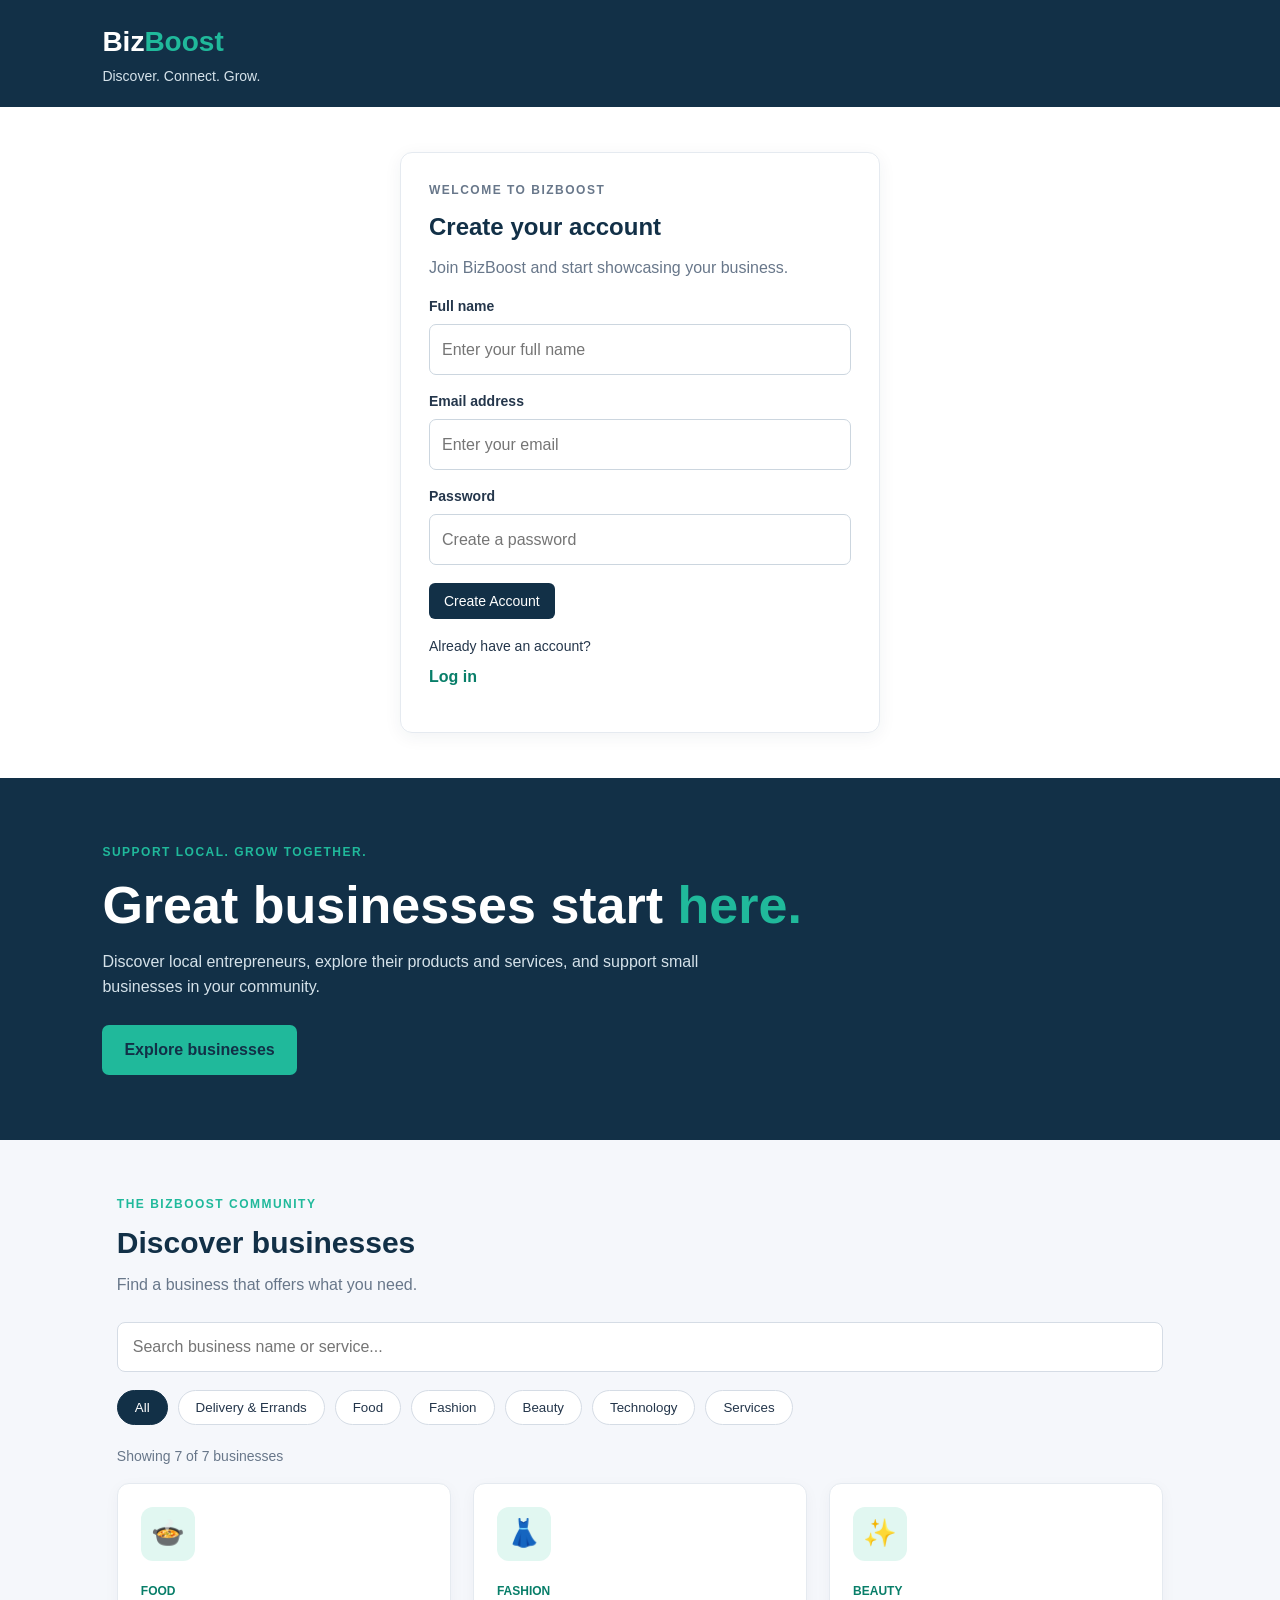
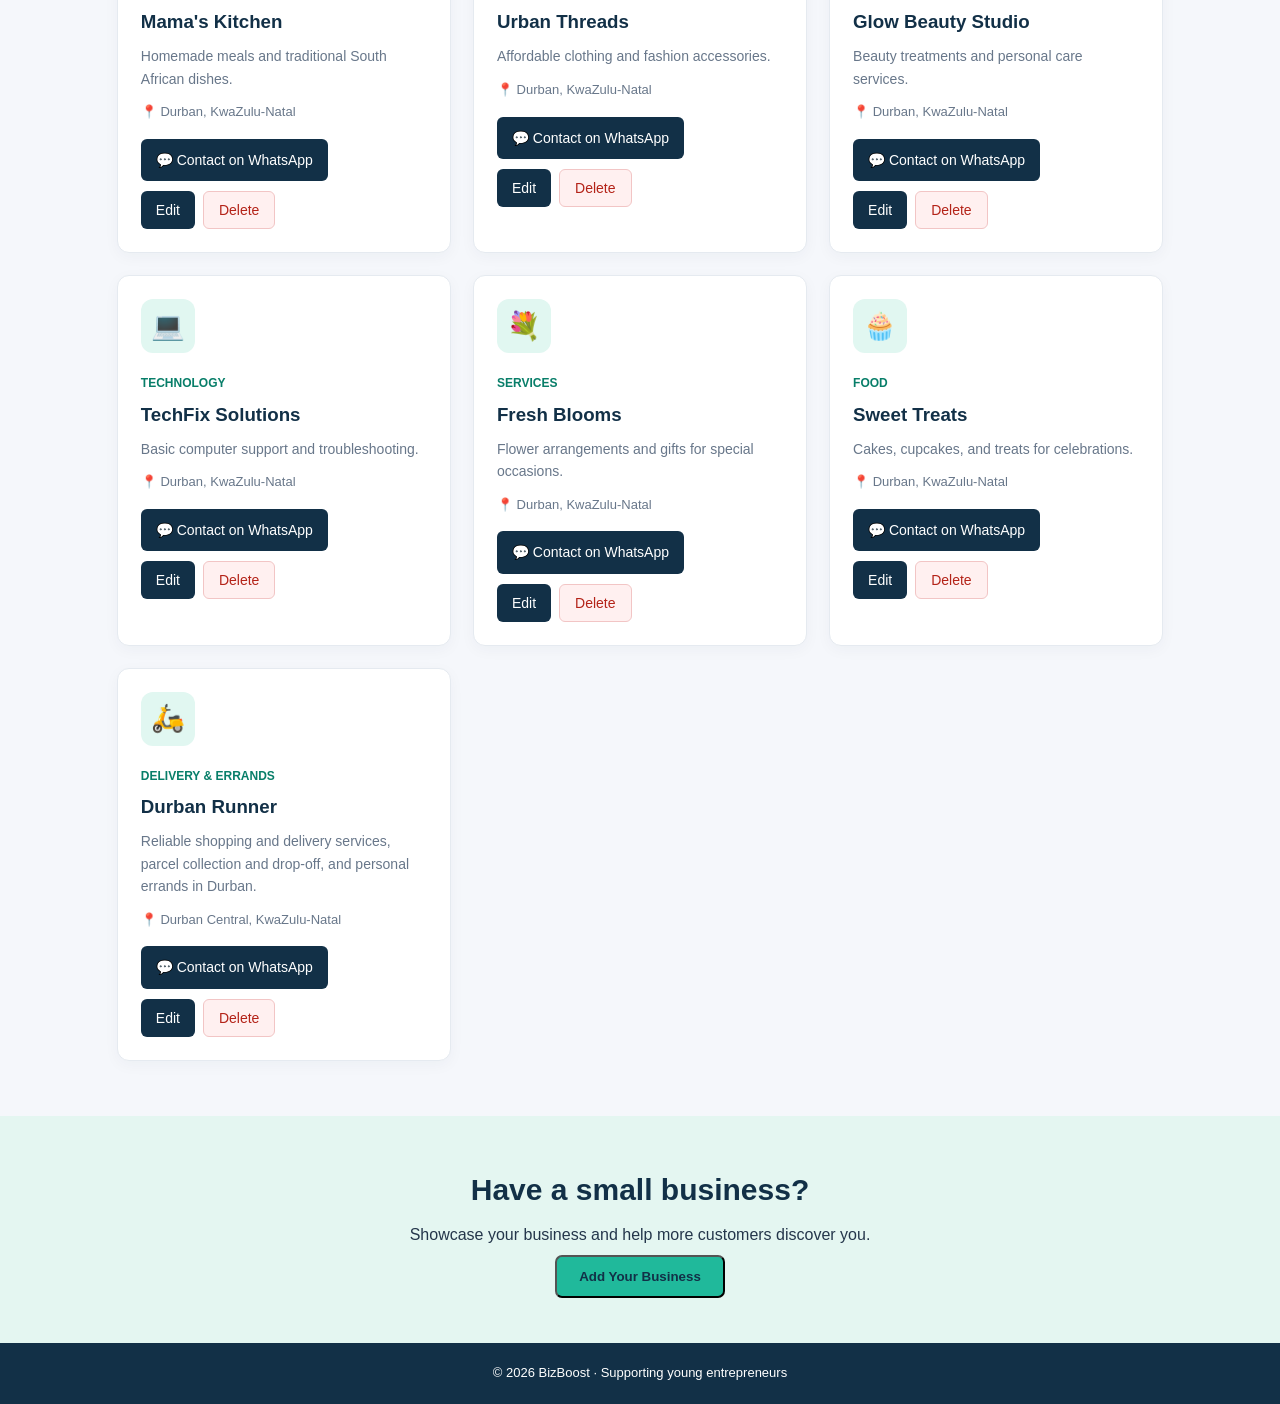
<file: App_Academy/BizBoost/businesses.html>
<!DOCTYPE html>
<html lang="en">
<head>
    <meta charset="UTF-8">
    <meta name="viewport" content="width=device-width, initial-scale=1.0">
    <title>BizBoost | Grow Your Business</title>
    <link rel="stylesheet" href="style.css">
</head>
<body>

    <header>
        <a href="#" class="logo">Biz<span>Boost</span></a>
        <p>Discover. Connect. Grow.</p>
    </header>
    
<section class="account-section" id="accountSection">
    <div class="account-container">
        <p class="eyebrow">WELCOME TO BIZBOOST</p>
        <h2 id="accountTitle">Create your account</h2>
        <p id="accountDescription">
            Join BizBoost and start showcasing your business.
        </p>

        <form id="registerForm" class="account-form">
            <label for="registerName">Full name</label>
            <input
                type="text"
                id="registerName"
                placeholder="Enter your full name"
                required
            >

            <label for="registerEmail">Email address</label>
            <input
                type="email"
                id="registerEmail"
                placeholder="Enter your email"
                required
            >

            <label for="registerPassword">Password</label>
            <input
                type="password"
                id="registerPassword"
                placeholder="Create a password"
                minlength="8"
                required
            >

            <button type="submit" class="contact-button">
                Create Account
            </button>

            <p>Already have an account?</p>
            <button type="button" id="showLoginButton"
                    class="account-switch">
                Log in
            </button>
        </form>

        <form id="loginForm" class="account-form" hidden>
            <label for="loginEmail">Email address</label>
            <input
                type="email"
                id="loginEmail"
                placeholder="Enter your email"
                required
            >

            <label for="loginPassword">Password</label>
            <input
                type="password"
                id="loginPassword"
                placeholder="Enter your password"
                required
            >

            <button type="submit" class="contact-button">
                Log In
            </button>

            <p>Don't have an account?</p>
            <button type="button" id="showRegisterButton"
                    class="account-switch">
                Create an account
            </button>
        </form>

        <p id="authMessage" role="status" aria-live="polite"></p>
    </div>
</section>


    <main>
        <section class="hero">
            <p class="eyebrow">SUPPORT LOCAL. GROW TOGETHER.</p>
            <h1>Great businesses start <span>here.</span></h1>
            <p>Discover local entrepreneurs, explore their products
               and services, and support small businesses in your community.</p>

            <a href="#directory" class="primary-button">
                Explore businesses
            </a>
        </section>

        <section class="directory" id="directory">
            <div class="section-heading">
                <p class="eyebrow">THE BIZBOOST COMMUNITY</p>
                <h2>Discover businesses</h2>
                <p>Find a business that offers what you need.</p>
            </div>

            <input
                type="search"
                id="searchInput"
                placeholder="Search business name or service..."
                aria-label="Search businesses"
            >

            <div class="categories" id="categoryFilters">
                
                <button class="category-btn active" data-category="All">All</button>
                <button class="category-btn" data-category="Delivery & Errands">Delivery & Errands</button>
                <button class="category-btn" data-category="Food">Food</button>
                <button class="category-btn" data-category="Fashion">Fashion</button>
                <button class="category-btn" data-category="Beauty">Beauty</button>
                <button class="category-btn" data-category="Technology">Technology</button>
                <button class="category-btn" data-category="Services">Services</button>
            </div>

            <p id="resultCount" class="result-count"></p>

            <div id="businessList" class="business-grid"></div>

            <p id="emptyMessage" class="empty-message" hidden>
                No businesses found. Try another search or category.
            </p>
        </section>

        
<section class="join-section" id="join">
    <h2>Have a small business?</h2>
    <p>Showcase your business and help more customers discover you.</p>

    <button type="button" id="showFormButton" class="primary-button">
        Add Your Business
    </button>

    <form id="businessForm" class="business-form" hidden>
        <h3>Create Your Business Listing</h3>

        <label for="businessName">Business Name</label>
        <input
            type="text"
            id="businessName"
            maxlength="60"
            required
            placeholder="Enter your business name"
        >

        <label for="businessCategory">Business Category</label>
        <select id="businessCategory" required>
            <option value="">Choose a category</option>            
            <option value="Delivery & Errands">Delivery & Errands</option>
            <option value="Food">Food</option>
            <option value="Fashion">Fashion</option>
            <option value="Beauty">Beauty</option>
            <option value="Technology">Technology</option>
            <option value="Services">Services</option>
        </select>

        <label for="businessDescription">Description</label>
        <textarea
            id="businessDescription"
            maxlength="200"
            required
            placeholder="Describe your products or services"
        ></textarea>

        <label for="businessLocation">Location</label>
        <input
            type="text"
            id="businessLocation"
            maxlength="80"
            required
            placeholder="e.g. Durban, KwaZulu-Natal"
        >

         
        <label for="businessWhatsApp">WhatsApp Number</label>
        <input
            type="tel"
            id="businessWhatsApp"
            name="businessWhatsApp"
            placeholder="e.g. 27712345678"
            pattern="27[0-9]{9}"
            title="Enter a South African number starting with 27, followed by 9 digits."
            required
       >


        <button type="submit" class="contact-button">
            Publish Business
        </button>

        <button type="button" id="cancelFormButton" class="cancel-button">
            Cancel
        </button>

        <p id="formMessage" role="status" aria-live="polite"></p>
    </form>
</section>

    </main>

    <footer>
        <p>© 2026 BizBoost · Supporting young entrepreneurs</p>
    </footer>

    <script src="script.js"></script>
</body>
</html>
</file>
<file: App_Academy/BizBoost/style.css>
* {
    margin: 0;
    padding: 0;
    box-sizing: border-box;
}

:root {
    --navy: #123047;
    --teal: #20b99b;
    --light: #f5f7fb;
    --text: #24364b;
    --muted: #68778a;
}

html {
    scroll-behavior: smooth;
}

body {
    font-family: Arial, sans-serif;
    background: var(--light);
    color: var(--text);
    line-height: 1.6;
}

header {
    background: var(--navy);
    color: white;
    padding: 20px 8%;
}

.logo {
    color: white;
    text-decoration: none;
    font-size: 28px;
    font-weight: bold;
}

.logo span,
.hero h1 span {
    color: var(--teal);
}

header p {
    color: #d5e2ea;
    font-size: 14px;
}

.hero {
    background: var(--navy);
    color: white;
    padding: 65px 8%;
}

.hero h1 {
    font-size: clamp(32px, 5vw, 52px);
    line-height: 1.2;
    margin: 12px 0;
    max-width: 700px;
}

.hero > p:not(.eyebrow) {
    max-width: 620px;
    color: #d5e2ea;
    margin-bottom: 25px;
}

.eyebrow {
    color: var(--teal);
    font-size: 12px;
    font-weight: bold;
    letter-spacing: 1.5px;
}

.primary-button {
    display: inline-block;
    background: var(--teal);
    color: var(--navy);
    padding: 12px 22px;
    border-radius: 7px;
    text-decoration: none;
    font-weight: bold;
}

.directory {
    max-width: 1200px;
    margin: auto;
    padding: 55px 6%;
}

.section-heading {
    margin-bottom: 25px;
}

.section-heading h2,
.join-section h2 {
    font-size: 30px;
    margin: 5px 0;
    color: var(--navy);
}

.section-heading > p:last-child {
    color: var(--muted);
}

#searchInput {
    width: 100%;
    padding: 15px;
    border: 1px solid #d5dce5;
    border-radius: 8px;
    font-size: 16px;
    margin-bottom: 18px;
    background: white;
}

#searchInput:focus {
    outline: 2px solid var(--teal);
    border-color: transparent;
}

.categories {
    display: flex;
    flex-wrap: wrap;
    gap: 10px;
    margin-bottom: 20px;
}

.category-btn {
    border: 1px solid #d5dce5;
    background: white;
    color: var(--text);
    border-radius: 20px;
    padding: 9px 17px;
    cursor: pointer;
}

.category-btn:hover,
.category-btn.active {
    background: var(--navy);
    color: white;
    border-color: var(--navy);
}

.result-count {
    font-size: 14px;
    color: var(--muted);
    margin-bottom: 15px;
}

.business-grid {
    display: grid;
    grid-template-columns: repeat(3, minmax(0, 1fr));
    gap: 22px;
}

.business-card {
    background: white;
    border: 1px solid #e5eaf0;
    border-radius: 12px;
    padding: 23px;
    box-shadow: 0 4px 15px rgba(18, 48, 71, 0.04);
}

.business-icon {
    width: 54px;
    height: 54px;
    display: grid;
    place-items: center;
    background: #e1f7f1;
    border-radius: 12px;
    font-size: 27px;
    margin-bottom: 16px;
}

.business-category {
    color: #087e69;
    font-size: 12px;
    font-weight: bold;
    text-transform: uppercase;
}

.business-card h3 {
    color: var(--navy);
    margin: 5px 0 8px;
}

.business-card p {
    font-size: 14px;
    color: var(--muted);
    margin-bottom: 12px;
}

.business-location {
    font-size: 13px;
    color: var(--muted);
    margin-bottom: 16px;
}

.contact-button {
    display: inline-block;
    background: var(--navy);
    color: white;
    border: none;
    border-radius: 6px;
    padding: 10px 15px;
    cursor: pointer;
    font-size: 14px;
    text-decoration: none;
}

.contact-button:hover {
    background: #20516e;
}

.empty-message {
    color: var(--muted);
    padding: 20px 0;
}

.join-section {
    background: #e4f6f1;
    text-align: center;
    padding: 45px 8%;
}

.join-section p {
    margin: 8px 0;
}

.coming-soon {
    color: #087e69;
    font-weight: bold;
}

footer {
    background: var(--navy);
    color: white;
    text-align: center;
    padding: 20px;
    font-size: 13px;
}

@media (max-width: 850px) {
    .business-grid {
        grid-template-columns: repeat(2, minmax(0, 1fr));
    }
}

@media (max-width: 550px) {
    .business-grid {
        grid-template-columns: 1fr;
    }

    .hero {
        padding: 45px 6%;
    }

    .directory {
        padding: 40px 5%;
    }

    .section-heading h2,
    .join-section h2 {
        font-size: 25px;
    }
}


.business-form {
    max-width: 550px;
    margin: 25px auto 0;
    padding: 25px;
    background: white;
    color: var(--text);
    text-align: left;
    border-radius: 12px;
    border: 1px solid #dce7e5;
}

.business-form h3 {
    color: var(--navy);
    margin-bottom: 20px;
}

.business-form label {
    display: block;
    margin: 14px 0 6px;
    font-weight: bold;
    font-size: 14px;
}

.business-form input,
.business-form select,
.business-form textarea {
    width: 100%;
    padding: 12px;
    border: 1px solid #ccd6df;
    border-radius: 7px;
    font: inherit;
    background: white;
    color: var(--text);
}

.business-form textarea {
    min-height: 100px;
    resize: vertical;
}

.business-form input:focus,
.business-form select:focus,
.business-form textarea:focus {
    outline: 2px solid var(--teal);
    outline-offset: 1px;
}

.business-form button {
    margin-top: 18px;
}

.cancel-button {
    background: #edf1f5;
    color: var(--navy);
    border: none;
    padding: 10px 15px;
    border-radius: 6px;
    cursor: pointer;
    margin-left: 8px;
}

#formMessage {
    margin-top: 15px;
    font-size: 14px;
    overflow-wrap: anywhere;
}

#formMessage.success {
    color: #087e69;
}

#formMessage.error {
    color: #b42318;
}

[hidden] {
    display: none !important;
}


.business-actions {
    display: flex;
    flex-wrap: wrap;
    gap: 8px;
    margin-top: 12px;
}

.business-actions button,
.business-actions a {
    margin: 0;
}

.delete-button {
    background: #fff0f0;
    color: #b42318;
    border: 1px solid #f2c5c5;
    border-radius: 6px;
    padding: 10px 15px;
    cursor: pointer;
    font-size: 14px;
}

.delete-button:hover {
    background: #ffe0e0;
}


.contact-section {
    margin-top: 12px;
}

.business-actions {
    display: flex;
    gap: 8px;
    margin-top: 10px;
}

.business-actions button {
    margin: 0;
}


.account-section {
    padding: 45px 6%;
    background: white;
}

.account-container {
    max-width: 480px;
    margin: 0 auto;
    padding: 28px;
    border: 1px solid #e5eaf0;
    border-radius: 12px;
    box-shadow: 0 4px 18px rgba(18, 48, 71, 0.06);
}

.account-container h2 {
    color: var(--navy);
    margin: 8px 0;
}

.account-container > p {
    color: var(--muted);
}

.account-form label {
    display: block;
    margin: 15px 0 6px;
    font-weight: bold;
    font-size: 14px;
}

.account-form input {
    width: 100%;
    padding: 12px;
    border: 1px solid #ccd6df;
    border-radius: 7px;
    font: inherit;
}

.account-form .contact-button {
    margin-top: 18px;
}

.account-form p {
    margin-top: 16px;
    font-size: 14px;
}

.account-switch {
    margin-top: 6px;
    border: none;
    background: none;
    color: #087e69;
    font: inherit;
    font-weight: bold;
    cursor: pointer;
}

#authMessage {
    margin-top: 15px;
    overflow-wrap: anywhere;
}

@media (max-width: 550px) {
    .account-section {
        padding: 30px 5%;
    }

    .account-container {
        padding: 20px;
    }
}
</file>
